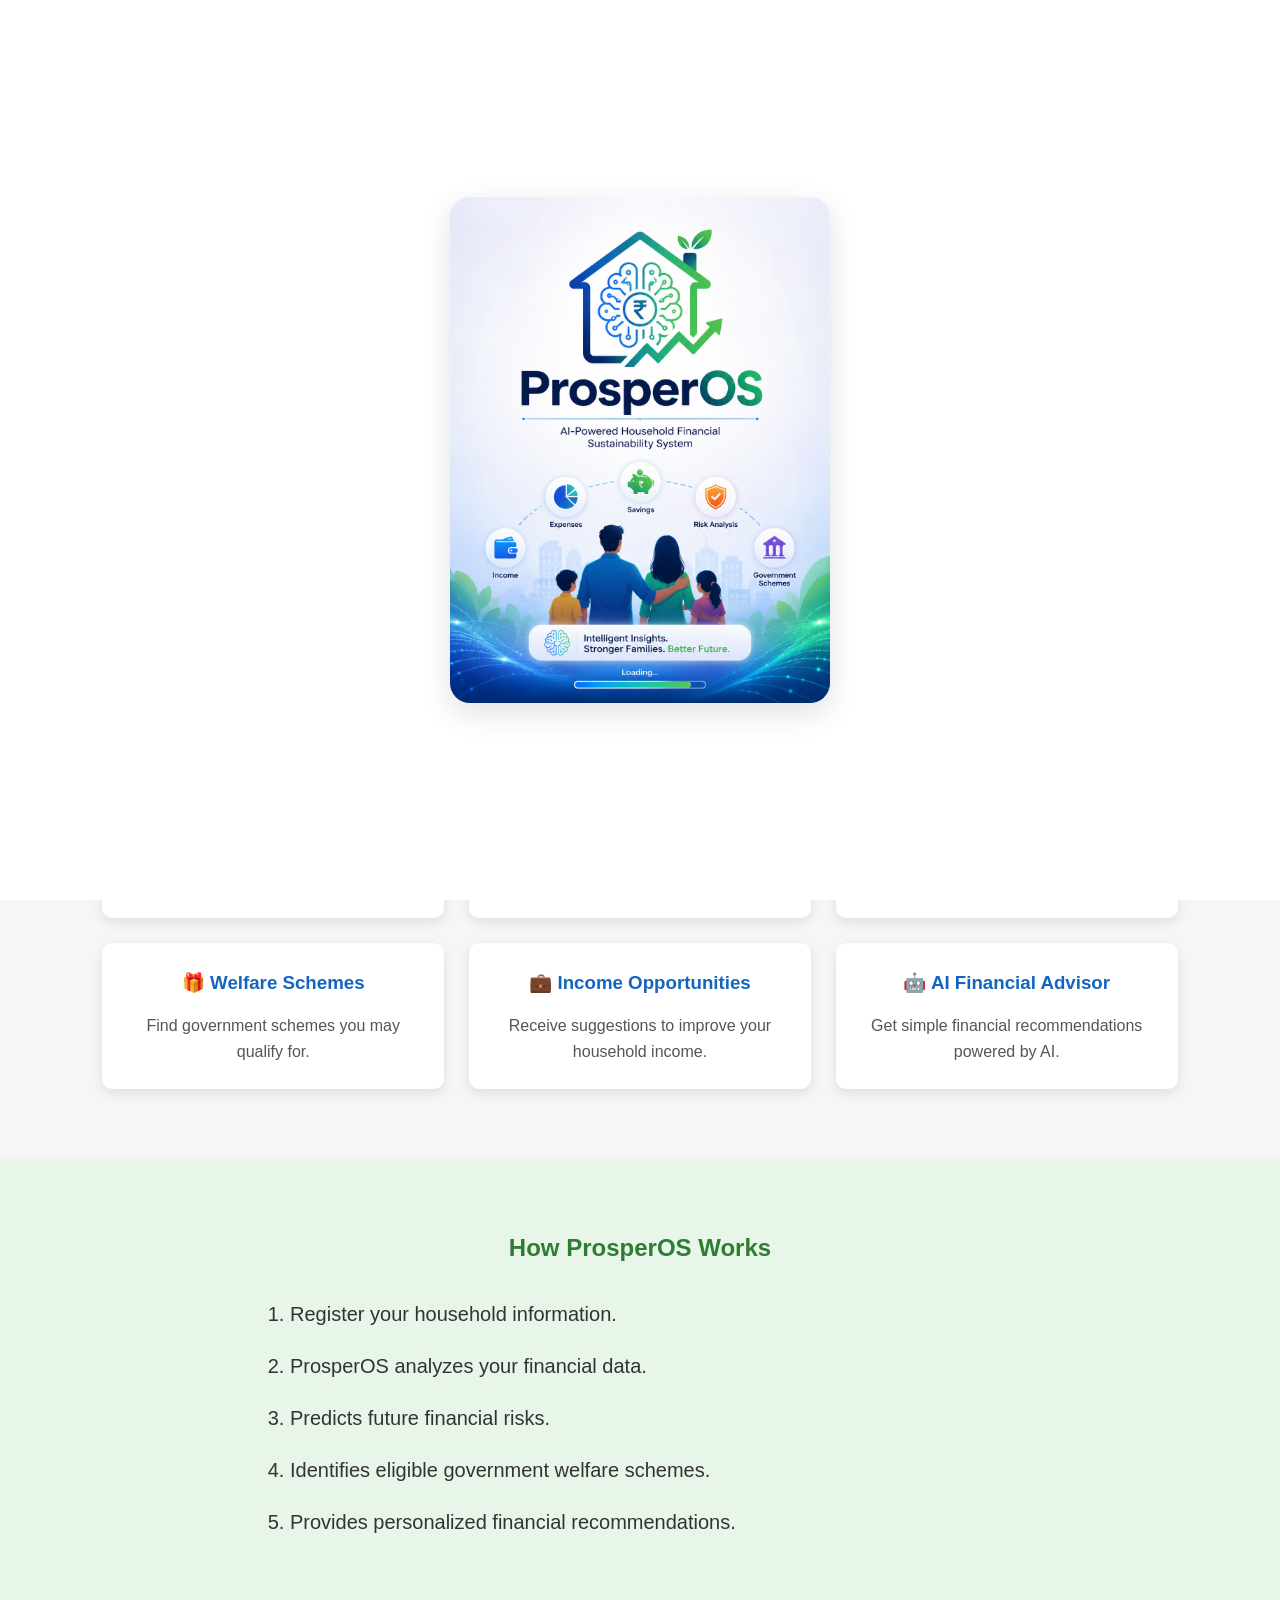
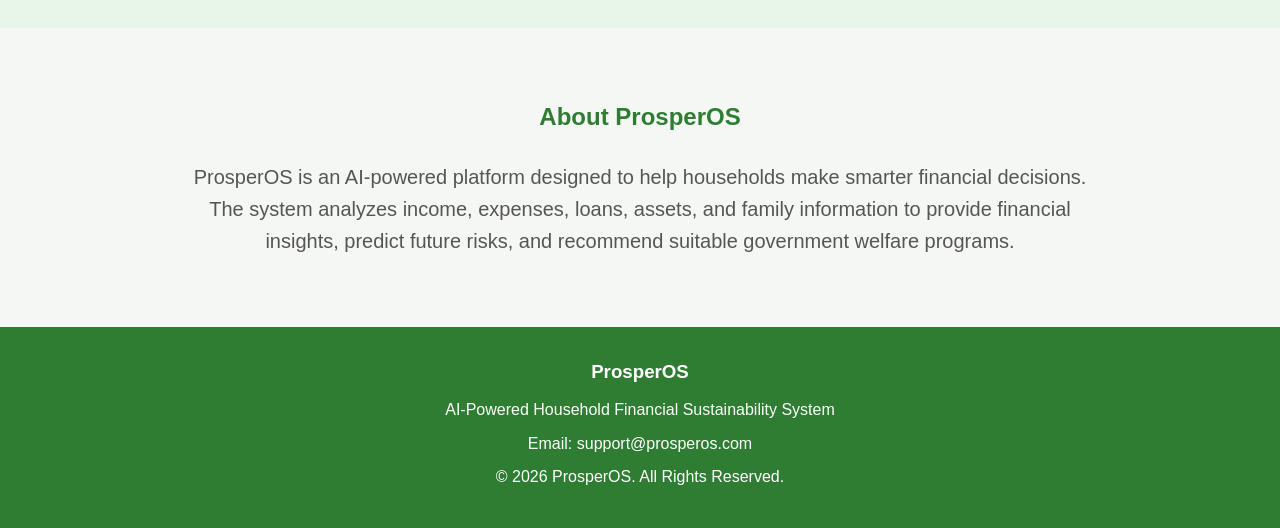
<file: frontend/index.html>
<!DOCTYPE html>
<html lang="en">

<head>
    <meta charset="UTF-8">
    <meta name="viewport" content="width=device-width, initial-scale=1.0">

    <title>ProsperOS | AI-Powered Household Financial Sustainability System</title>

    <meta name="description"
        content="ProsperOS helps low-income and middle-income households improve financial stability using Artificial Intelligence.">

    <link rel="stylesheet" href="css/style.css">
</head>

<body>
<!-- =========================================
     PROSPEROS SPLASH SCREEN
========================================= -->

<div id="splash-screen">

    <img
        src="images/prosperos-splash.png"
        alt="ProsperOS"
        class="splash-image"
    >

</div>
    <!-- ================= HEADER ================= -->

    <header>

        <nav class="navbar">

            <div class="logo">
                <h2>🏠 ProsperOS</h2>
            </div>

            <ul class="nav-links">

                <li><a href="#">Home</a></li>

                <li><a href="#features">Features</a></li>

                <li><a href="#how-it-works">How It Works</a></li>

                <li><a href="#about">About</a></li>

                <li><a href="#contact">Contact</a></li>

            </ul>

        </nav>

    </header>

    <!-- ================= MAIN ================= -->

    <main>

        <!-- Hero Section -->

        <section class="hero">

            <h1>
                AI-Powered Household Financial Sustainability System
            </h1>

            <p>

                ProsperOS helps low-income and middle-income households
                improve financial stability, predict future financial risks,
                discover government welfare schemes, and receive
                personalized financial guidance.

            </p>

            <div class="hero-buttons">

                <a href="registration.html">
                    <button class="primary-btn">
                        Register Household
                    </button>
                </a>

                <a href="#about">
                    <button class="secondary-btn">
                        Learn More
                    </button>
                </a>

            </div>

        </section>

        <!-- ================= FEATURES ================= -->

        <section id="features">

            <h2>Our Services</h2>

            <div class="feature-grid">

                <article class="feature-card">

                    <h3>👨‍👩‍👧 Household Profile</h3>

                    <p>
                        Create a complete financial profile of your household.
                    </p>

                </article>

                <article class="feature-card">

                    <h3>📊 Financial Health</h3>

                    <p>
                        Understand your current financial condition.
                    </p>

                </article>

                <article class="feature-card">

                    <h3>⚠ Risk Prediction</h3>

                    <p>
                        Predict possible financial problems before they happen.
                    </p>

                </article>

                <article class="feature-card">

                    <h3>🎁 Welfare Schemes</h3>

                    <p>
                        Find government schemes you may qualify for.
                    </p>

                </article>

                <article class="feature-card">

                    <h3>💼 Income Opportunities</h3>

                    <p>
                        Receive suggestions to improve your household income.
                    </p>

                </article>

                <article class="feature-card">

                    <h3>🤖 AI Financial Advisor</h3>

                    <p>
                        Get simple financial recommendations powered by AI.
                    </p>

                </article>

            </div>

        </section>

        <!-- ================= HOW IT WORKS ================= -->

        <section id="how-it-works">

            <h2>How ProsperOS Works</h2>

            <ol>

                <li>Register your household information.</li>

                <li>ProsperOS analyzes your financial data.</li>

                <li>Predicts future financial risks.</li>

                <li>Identifies eligible government welfare schemes.</li>

                <li>Provides personalized financial recommendations.</li>

            </ol>

        </section>

        <!-- ================= ABOUT ================= -->

        <section id="about">

            <h2>About ProsperOS</h2>

            <p>

                ProsperOS is an AI-powered platform designed to help
                households make smarter financial decisions. The system
                analyzes income, expenses, loans, assets, and family
                information to provide financial insights, predict future
                risks, and recommend suitable government welfare programs.

            </p>

        </section>

    </main>

    <!-- ================= FOOTER ================= -->

    <footer id="contact">

        <h3>ProsperOS</h3>

        <p>
            AI-Powered Household Financial Sustainability System
        </p>

        <p>
            Email: support@prosperos.com
        </p>

        <p>
            © 2026 ProsperOS. All Rights Reserved.
        </p>

    </footer>

    <script src="js/main.js"></script>
<script>

window.addEventListener("load", function () {

    setTimeout(function () {

        document.getElementById("splash-screen").remove();

    }, 2000);

});

</script>

</body>

</html>
</file>
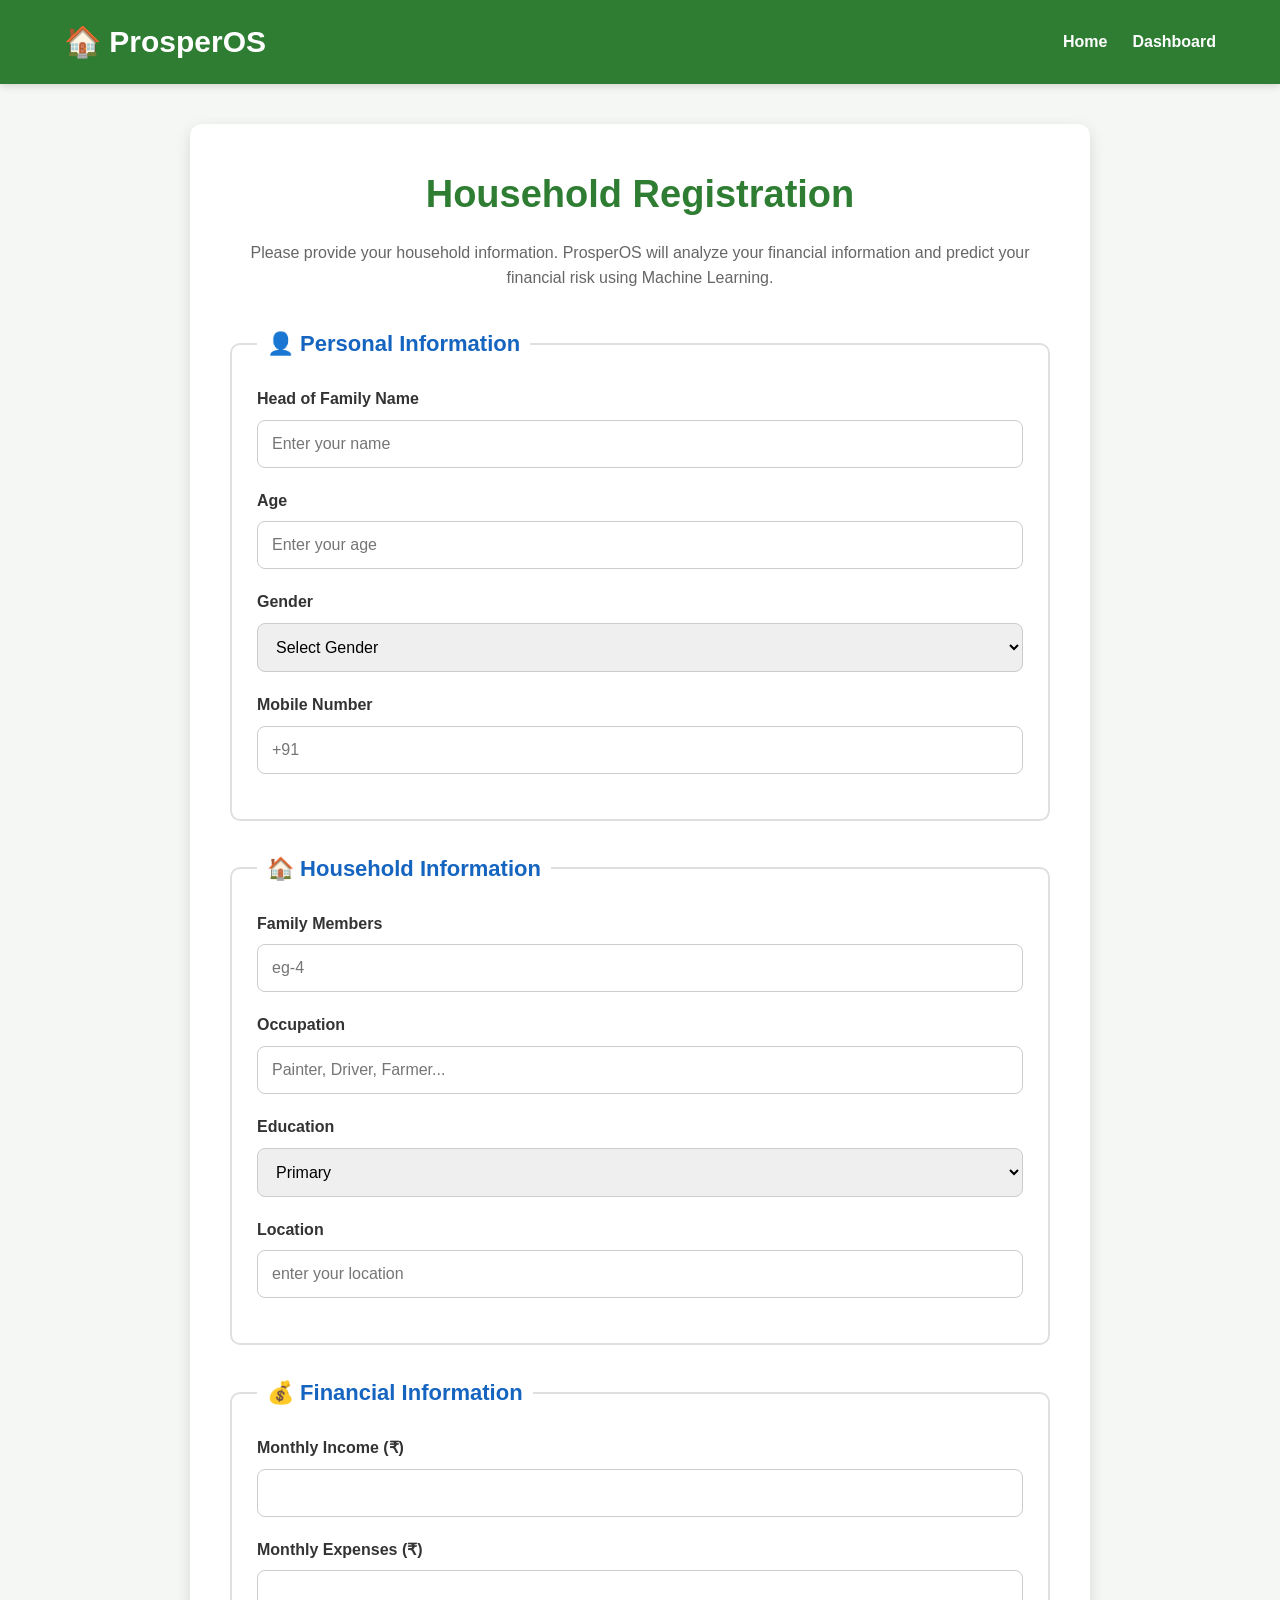
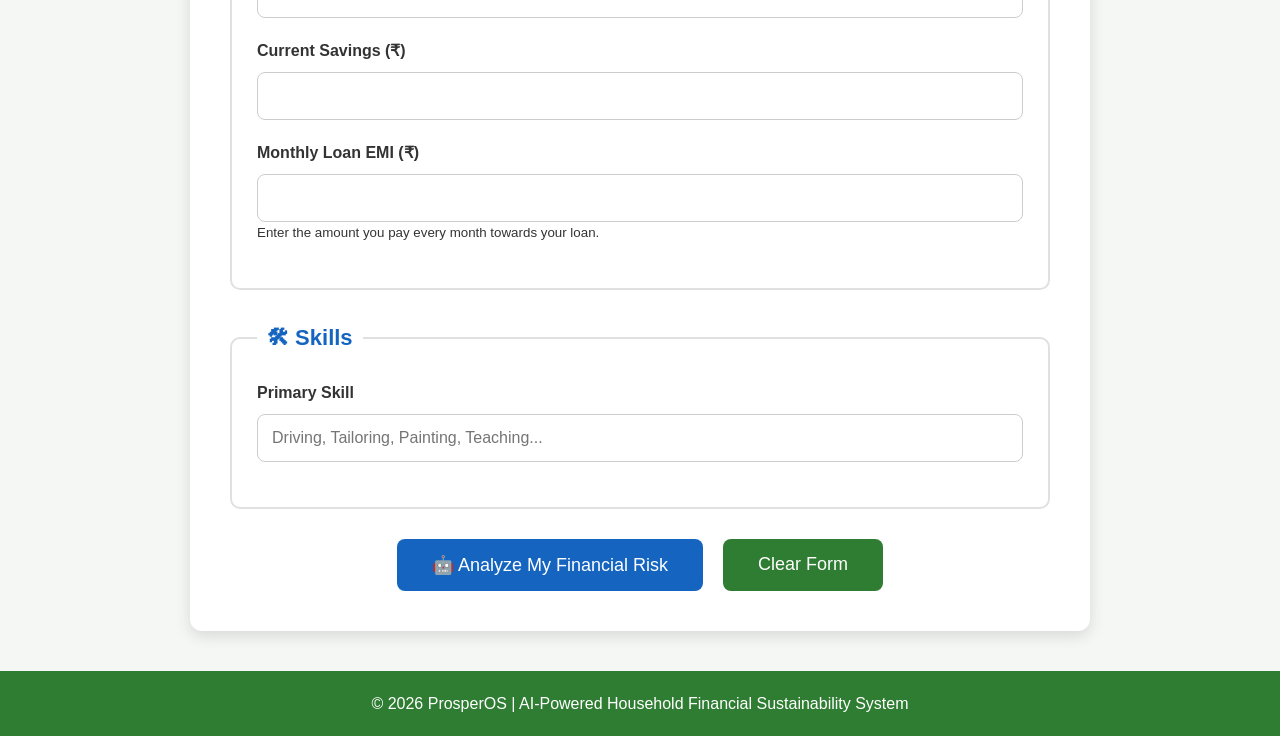
<file: frontend/registration.html>
<!DOCTYPE html>
<html lang="en">

<head>
    <meta charset="UTF-8">
    <meta name="viewport" content="width=device-width, initial-scale=1.0">

    <title>ProsperOS | Household Registration</title>

    <link rel="stylesheet" href="css/registration.css">
</head>

<body>

    <!-- ================= HEADER ================= -->

    <header>

        <nav class="navbar">

            <div class="logo">
                <h2>🏠 ProsperOS</h2>
            </div>

            <ul class="nav-links">

                <li>
                    <a href="index.html">Home</a>
                </li>

                <li>
                    <a href="dashboard.html">Dashboard</a>
                </li>

            </ul>

        </nav>

    </header>


    <!-- ================= MAIN ================= -->

    <main>

        <section class="registration">

            <h1>Household Registration</h1>

            <p>
                Please provide your household information.
                ProsperOS will analyze your financial information
                and predict your financial risk using Machine Learning.
            </p>


            <form id="registrationForm">


                <!-- ================= PERSONAL INFORMATION ================= -->

                <fieldset>

                    <legend>👤 Personal Information</legend>


                    <div class="form-group">

                        <label for="name">
                            Head of Family Name
                        </label>

                        <input
                            type="text"
                            id="name"
                            placeholder="Enter your name"
                            required>

                    </div>


                    <div class="form-group">

                        <label for="age">
                            Age
                        </label>

                        <input
                            type="number"
                            id="age"
                            placeholder="Enter your age"
                            min="18"
                            max="100"
                            required>

                    </div>


                    <div class="form-group">

                        <label for="gender">
                            Gender
                        </label>

                        <select id="gender" required>

                            <option value="">
                                Select Gender
                            </option>

                            <option value="male">
                                Male
                            </option>

                            <option value="female">
                                Female
                            </option>

                            <option value="other">
                                Other
                            </option>

                        </select>

                    </div>


                    <div class="form-group">

                        <label for="mobile">
                            Mobile Number
                        </label>

                        <input
                            type="tel"
                            id="mobile"
                            maxlength="10"
                            pattern="[0-9]{10}"
                            placeholder="+91"
                            required>

                    </div>

                </fieldset>



                <!-- ================= HOUSEHOLD INFORMATION ================= -->

                <fieldset>

                    <legend>🏠 Household Information</legend>


                    <div class="form-group">

                        <label for="members">
                            Family Members
                        </label>

                        <input
                            type="number"
                            id="members"
                            placeholder="eg-4"
                            min="1"
                            required>

                    </div>


                    <div class="form-group">

                        <label for="occupation">
                            Occupation
                        </label>

                        <input
                            type="text"
                            id="occupation"
                            placeholder="Painter, Driver, Farmer..."
                            required>

                    </div>


                    <div class="form-group">

                        <label for="education">
                            Education
                        </label>

                        <select id="education" required>

                            <option value="Primary">
                                Primary
                            </option>

                            <option value="High School">
                                High School
                            </option>

                            <option value="Intermediate">
                                Intermediate
                            </option>

                            <option value="Diploma">
                                Diploma
                            </option>

                            <option value="Graduate">
                                Graduate
                            </option>

                            <option value="Post Graduate">
                                Post Graduate
                            </option>

                        </select>

                    </div>


                    <div class="form-group">

                        <label for="location">
                            Location
                        </label>

                        <input
                            type="text"
                            id="location"

                            placeholder="enter your location"
                            required>

                    </div>

                </fieldset>



                <!-- ================= FINANCIAL INFORMATION ================= -->

                <fieldset>

                    <legend>💰 Financial Information</legend>


                    <div class="form-group">

                        <label for="income">
                            Monthly Income (₹)
                        </label>

                        <input
                            type="number"
                            id="income"
                            min="1"
                            placeholder=""
                            required>

                    </div>


                    <div class="form-group">

                        <label for="expenses">
                            Monthly Expenses (₹)
                        </label>

                        <input
                            type="number"
                            id="expenses"
                            min="0"
                            placeholder=""
                            required>

                    </div>


                    <div class="form-group">

                        <label for="savings">
                            Current Savings (₹)
                        </label>

                        <input
                            type="number"
                            id="savings"
                            min="0"
                            placeholder=""
                            required>

                    </div>


                    <!-- IMPORTANT: LOANS CHANGED TO EMI -->

                    <div class="form-group">

                        <label for="loan_emi">
                            Monthly Loan EMI (₹)
                        </label>

                        <input
                            type="number"
                            id="loan_emi"
                            min="0"
                            placeholder=""
                            required>

                        <small>
                            Enter the amount you pay every month
                            towards your loan.
                        </small>

                    </div>

                </fieldset>



                <!-- ================= SKILLS ================= -->

                <fieldset>

                    <legend>🛠 Skills</legend>


                    <div class="form-group">

                        <label for="skill">
                            Primary Skill
                        </label>

                        <input
                            type="text"
                            id="skill"
                            placeholder="Driving, Tailoring, Painting, Teaching..."
                            required>

                    </div>

                </fieldset>



                <!-- ================= BUTTONS ================= -->

                <div class="button-group">

                    <button
                        type="submit"
                        class="primary-btn">

                        🤖 Analyze My Financial Risk

                    </button>


                    <button
                        type="reset"
                        class="secondary-btn">

                        Clear Form

                    </button>

                </div>


            </form>

        </section>

    </main>



    <!-- ================= FOOTER ================= -->

    <footer>

        <p>
            © 2026 ProsperOS |
            AI-Powered Household Financial Sustainability System
        </p>

    </footer>



    <script src="js/registration.js"></script>

</body>

</html>
</file>
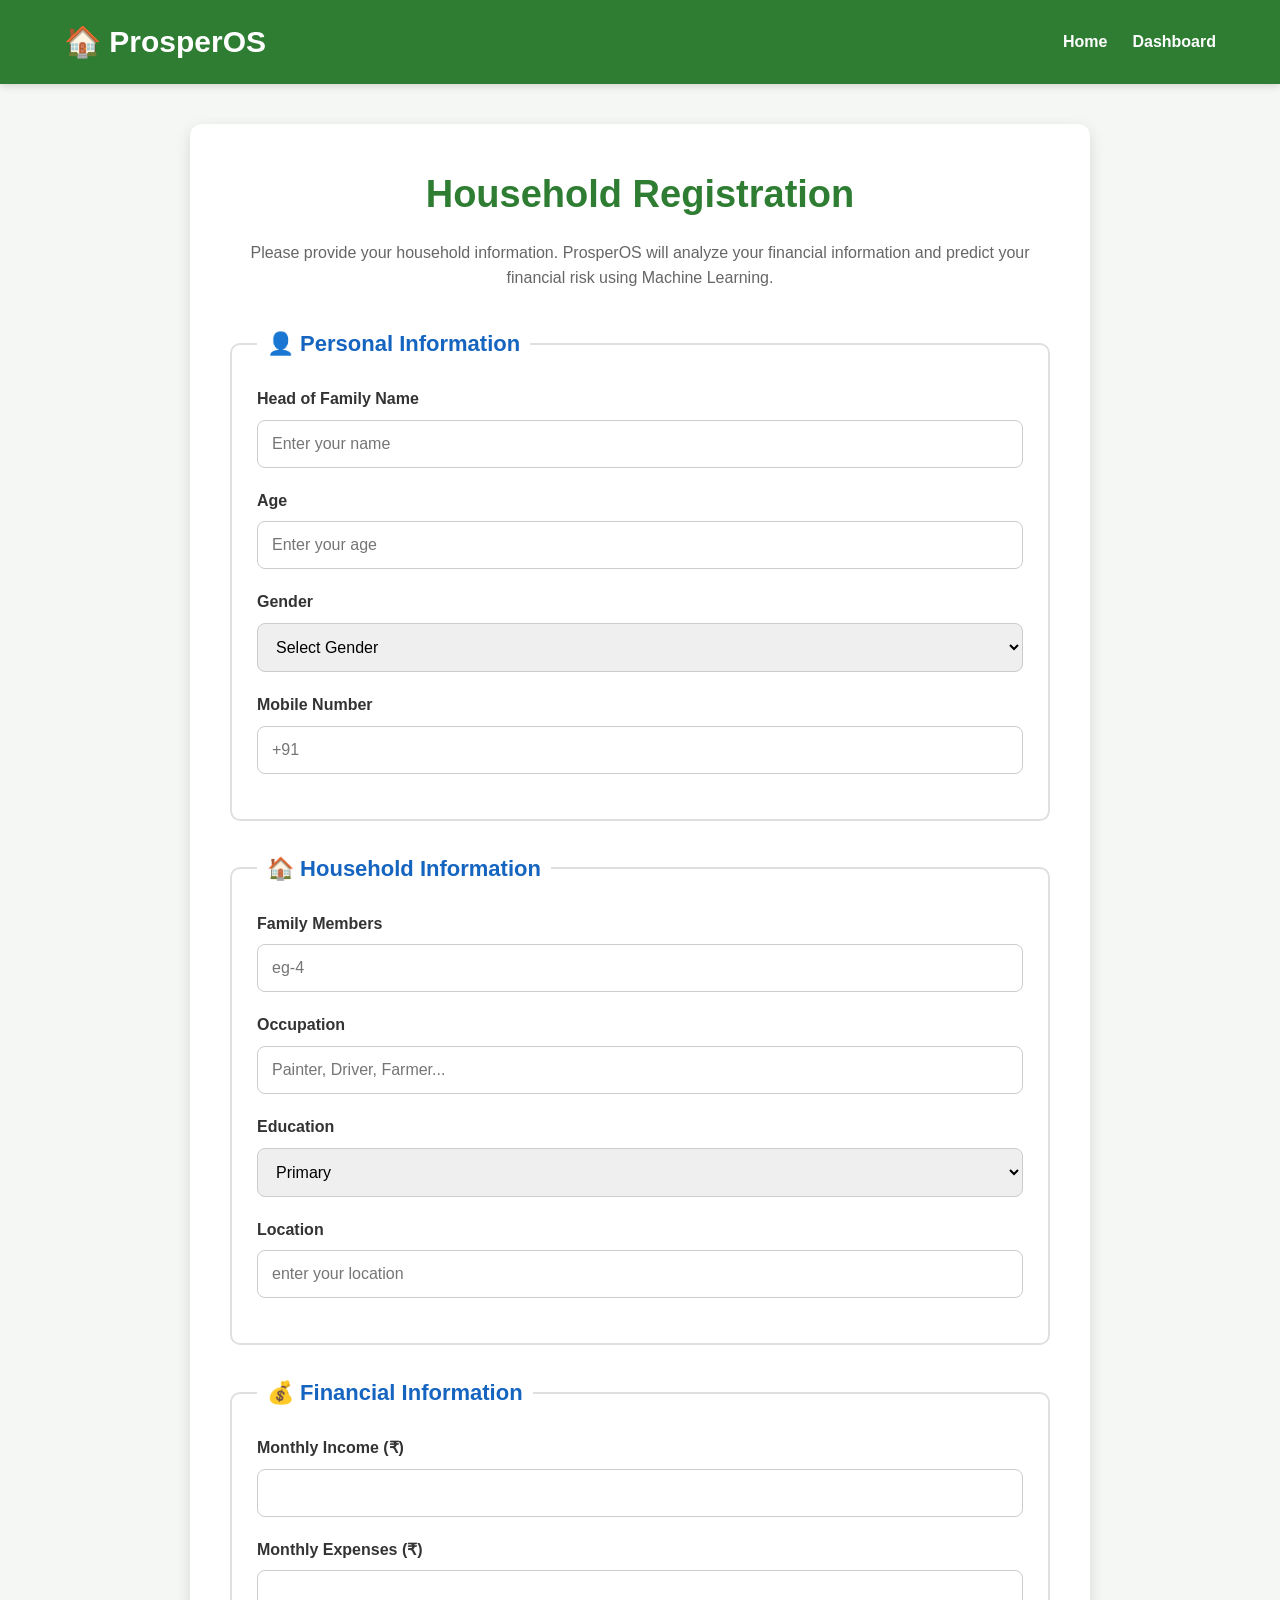
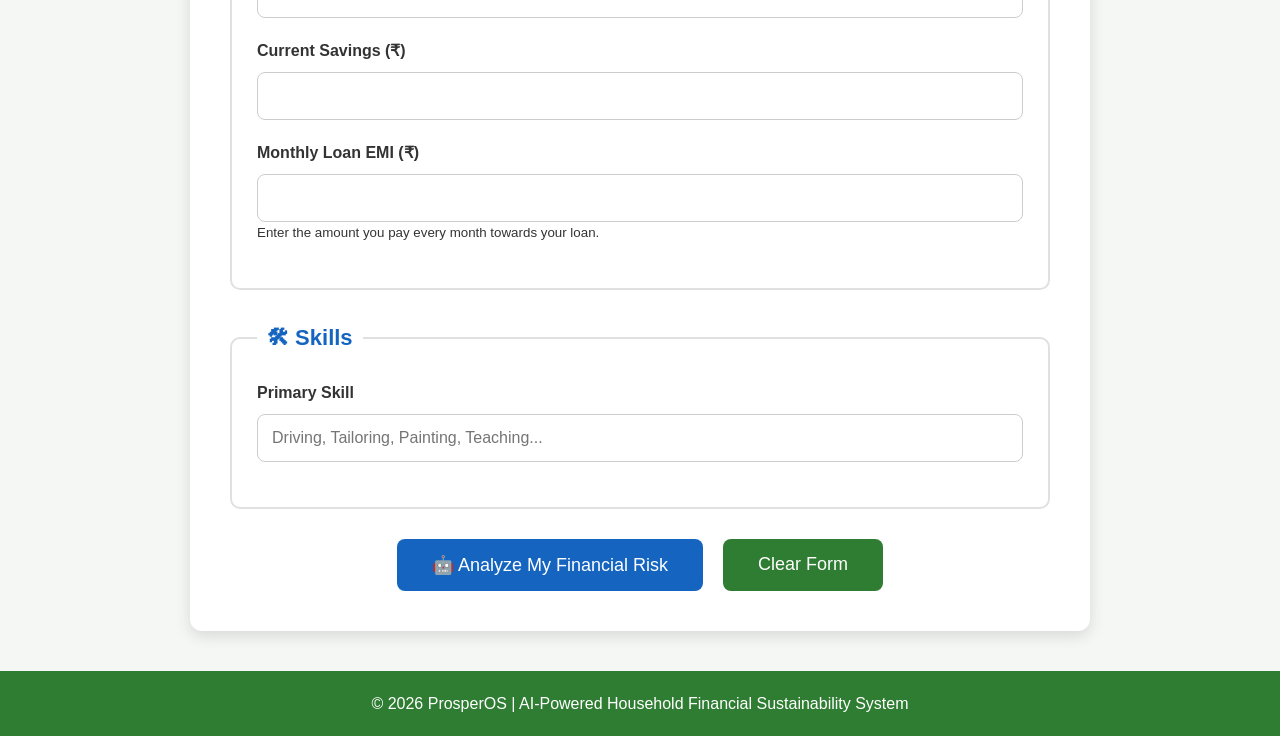
<file: frontend/report.html>
<!DOCTYPE html>
<html lang="en">

<head>

    <meta charset="UTF-8">

    <meta name="viewport" content="width=device-width, initial-scale=1.0">

    <title>ProsperOS | Financial Report</title>

    <link rel="stylesheet" href="css/report.css">

</head>

<body>

<header>

    <div class="container">

        <h1>📄 ProsperOS Financial Report</h1>

        <p>AI-Powered Household Financial Sustainability Report</p>

    </div>

</header>

<main class="container">

    <!-- Household Information -->

    <section class="card">

        <h2>🏠 Household Information</h2>

        <table>

            <tr>
                <td>Name</td>
                <td id="name"></td>
            </tr>

            <tr>
                <td>Age</td>
                <td id="age"></td>
            </tr>

            <tr>
                <td>Gender</td>
                <td id="gender"></td>
            </tr>

            <tr>
                <td>Mobile</td>
                <td id="mobile"></td>
            </tr>

            <tr>
                <td>Family Members</td>
                <td id="members"></td>
            </tr>

            <tr>
                <td>Occupation</td>
                <td id="occupation"></td>
            </tr>

            <tr>
                <td>Education</td>
                <td id="education"></td>
            </tr>

            <tr>
                <td>Location</td>
                <td id="location"></td>
            </tr>

        </table>

    </section>

    <!-- Financial Information -->

    <section class="card">

        <h2>💰 Financial Summary</h2>

        <table>

            <tr>
                <td>Monthly Income</td>
                <td id="income"></td>
            </tr>

            <tr>
                <td>Monthly Expenses</td>
                <td id="expenses"></td>
            </tr>

            <tr>
                <td>Current Savings</td>
                <td id="savings"></td>
            </tr>

            <tr>
                <td>Total Loans</td>
                <td id="loans"></td>
            </tr>

            <tr>
                <td>Total Assets</td>
                <td id="assets"></td>
            </tr>

            <tr>
                <td>Primary Skill</td>
                <td id="skill"></td>
            </tr>

        </table>

    </section>

    <!-- AI Analysis -->

    <section class="card">

        <h2>🤖 AI Financial Analysis</h2>

        <table>

            <tr>
                <td>Financial Health Score</td>
                <td id="healthScore"></td>
            </tr>

            <tr>
                <td>Risk Level</td>
                <td id="riskLevel"></td>
            </tr>

            <tr>
                <td>Monthly Savings</td>
                <td id="monthlySavings"></td>
            </tr>

        </table>

    </section>

    <!-- Recommendation -->

    <section class="card">

        <h2>💡 AI Recommendation</h2>

        <p id="recommendation"></p>

    </section>

    <!-- Future Goals -->

    <section class="card">

        <h2>🎯 Suggested Financial Goals</h2>

        <ul>

            <li>Create an emergency fund.</li>

            <li>Save at least 20% of your monthly income.</li>

            <li>Reduce unnecessary expenses.</li>

            <li>Repay high-interest loans first.</li>

            <li>Explore eligible government welfare schemes.</li>

            <li>Upgrade skills to increase income opportunities.</li>

        </ul>

    </section>

    <div class="buttons">

        <button onclick="window.print()">
            🖨 Print Report
        </button>

        <button onclick="window.location.href='dashboard.html'">
            ⬅ Back to Dashboard
        </button>

    </div>

</main>

<footer>

    <p>

        © 2026 ProsperOS | AI-Powered Household Financial Sustainability System

    </p>

</footer>

<script src="js/report.js"></script>

</body>

</html>
</file>
<file: frontend/css/style.css>
/* ==========================================
   ProsperOS - Global Styles
========================================== */

*{
    margin:0;
    padding:0;
    box-sizing:border-box;
}

html{
    scroll-behavior:smooth;
}

body{
    font-family:Arial, Helvetica, sans-serif;
    background:#f5f7f5;
    color:#333;
    line-height:1.6;
}

/* ==========================================
   Header
========================================== */

header{
    background:#655b24;
    color:white;
    position:sticky;
    top:0;
    z-index:100;
}

.navbar{

    width:90%;
    max-width:1200px;

    margin:auto;

    display:flex;

    justify-content:space-between;

    align-items:center;

    padding:18px 0;

}

.logo h2{

    font-size:30px;

}

.nav-links{

    list-style:none;

    display:flex;

    gap:30px;

}

.nav-links a{

    color:white;

    text-decoration:none;

    font-size:17px;

    font-weight:bold;

    transition:.3s;

}

.nav-links a:hover{

    color:#FFE082;

}

/* ==========================================
   Hero Section
========================================== */

.hero{

    text-align:center;

    padding:80px 20px;

    background:white;

}

.hero h1{

    font-size:48px;

    color:#2E7D32;

    margin-bottom:25px;

}

.hero p{

    max-width:850px;

    margin:auto;

    font-size:20px;

    margin-bottom:35px;

    color:#555;

}

.hero-buttons{

    display:flex;

    justify-content:center;

    gap:20px;

    flex-wrap:wrap;

}

.hero button{

    padding:15px 35px;

    border:none;

    border-radius:8px;

    cursor:pointer;

    font-size:18px;

    transition:.3s;

}

.primary-btn{

    background:#1565C0;

    color:white;

}

.primary-btn:hover{

    background:#0D47A1;

}

.secondary-btn{

    background:#2E7D32;

    color:white;

}

.secondary-btn:hover{

    background:#1B5E20;

}

/* ==========================================
   Features
========================================== */

#features{

    padding:70px 8%;

}

#features h2{

    text-align:center;

    color:#2E7D32;

    margin-bottom:40px;

    font-size:36px;

}

.feature-grid{

    display:grid;

    grid-template-columns:repeat(auto-fit,minmax(280px,1fr));

    gap:25px;

}

.feature-card{

    background:white;

    padding:25px;

    border-radius:10px;

    text-align:center;

    box-shadow:0 4px 12px rgba(0,0,0,.1);

    transition:.3s;

}

.feature-card:hover{

    transform:translateY(-5px);

}

.feature-card h3{

    color:#1565C0;

    margin-bottom:15px;

}

.feature-card p{

    color:#555;

}

/* ==========================================
   How It Works
========================================== */

#how-it-works{

    background:#E8F5E9;

    padding:70px 10%;

}

#how-it-works h2{

    text-align:center;

    color:#2E7D32;

    margin-bottom:30px;

}

#how-it-works ol{

    max-width:700px;

    margin:auto;

    font-size:20px;

}

#how-it-works li{

    margin-bottom:20px;

}

/* ==========================================
   About
========================================== */

#about{

    padding:70px 10%;

    text-align:center;

}

#about h2{

    color:#2E7D32;

    margin-bottom:25px;

}

#about p{

    max-width:900px;

    margin:auto;

    font-size:20px;

    color:#555;

}

/* ==========================================
   Footer
========================================== */

footer{

    background:#2E7D32;

    color:white;

    text-align:center;

    padding:30px 20px;

}

footer h3{

    margin-bottom:10px;

}

footer p{

    margin:8px 0;

}

/* ==========================================
   Responsive Design
========================================== */

@media(max-width:768px){

.navbar{

    flex-direction:column;

    gap:20px;

}

.nav-links{

    flex-direction:column;

    align-items:center;

    gap:15px;

}

.hero h1{

    font-size:34px;

}

.hero p{

    font-size:18px;

}

.hero-buttons{

    flex-direction:column;

}

.hero button{

    width:100%;

}

#how-it-works ol{

    font-size:18px;

}

}
/* =========================================
   PROSPEROS SPLASH SCREEN
========================================= */

#splash-screen {
    position: fixed;

    top: 0;
    left: 0;

    width: 100%;
    height: 100vh;

    background: white;

    display: flex;
    justify-content: center;
    align-items: center;

    z-index: 99999;
}


/* Splash Image */

.splash-image {
    width: 380px;
    max-width: 80%;

    height: auto;

    display: block;

    border-radius: 20px;

    box-shadow: 0 10px 30px rgba(0,0,0,0.12);
}
</file>
<file: frontend/css/registration.css>
/* ==========================================
   ProsperOS - Registration Page
========================================== */

/* Reset */

*{
    margin:0;
    padding:0;
    box-sizing:border-box;
}

/* Body */

body{
    font-family:Arial, Helvetica, sans-serif;
    background:#f4f7f4;
    color:#333;
    line-height:1.6;
}

/* ==========================================
   Header
========================================== */

header{
    background:#2E7D32;
    color:white;
    box-shadow:0 2px 8px rgba(0,0,0,0.15);
}

.navbar{

    width:90%;
    max-width:1200px;

    margin:auto;

    display:flex;

    justify-content:space-between;

    align-items:center;

    padding:18px 0;

}

.logo h2{

    font-size:30px;

}

.nav-links{

    list-style:none;

    display:flex;

    gap:25px;

}

.nav-links a{

    color:white;

    text-decoration:none;

    font-weight:bold;

    transition:.3s;

}

.nav-links a:hover{

    color:#FFE082;

}

/* ==========================================
   Registration Section
========================================== */

.registration{

    width:90%;
    max-width:900px;

    margin:40px auto;

    background:white;

    padding:40px;

    border-radius:12px;

    box-shadow:0 5px 15px rgba(0,0,0,.12);

}

.registration h1{

    text-align:center;

    color:#2E7D32;

    margin-bottom:15px;

    font-size:38px;

}

.registration p{

    text-align:center;

    color:#666;

    margin-bottom:35px;

}

/* ==========================================
   Fieldsets
========================================== */

fieldset{

    border:2px solid #E0E0E0;

    border-radius:10px;

    padding:25px;

    margin-bottom:30px;

}

legend{

    color:#1565C0;

    font-size:22px;

    font-weight:bold;

    padding:0 10px;

}

/* ==========================================
   Form Layout
========================================== */

.form-group{

    display:flex;

    flex-direction:column;

    margin-bottom:20px;

}

label{

    margin-bottom:8px;

    font-weight:bold;

    color:#333;

}

input,
select{

    padding:14px;

    border:1px solid #CCCCCC;

    border-radius:8px;

    font-size:16px;

    outline:none;

    transition:.3s;

}

input:focus,
select:focus{

    border-color:#1565C0;

    box-shadow:0 0 6px rgba(21,101,192,.3);

}

/* ==========================================
   Buttons
========================================== */

.button-group{

    display:flex;

    justify-content:center;

    gap:20px;

    flex-wrap:wrap;

    margin-top:20px;

}

.primary-btn{

    background:#1565C0;

    color:white;

    border:none;

    padding:15px 35px;

    font-size:18px;

    border-radius:8px;

    cursor:pointer;

    transition:.3s;

}

.primary-btn:hover{

    background:#0D47A1;

}

.secondary-btn{

    background:#2E7D32;

    color:white;

    border:none;

    padding:15px 35px;

    font-size:18px;

    border-radius:8px;

    cursor:pointer;

    transition:.3s;

}

.secondary-btn:hover{

    background:#1B5E20;

}

/* ==========================================
   Footer
========================================== */

footer{

    background:#2E7D32;

    color:white;

    text-align:center;

    padding:20px;

    margin-top:40px;

}

/* ==========================================
   Responsive Design
========================================== */

@media(max-width:768px){

.navbar{

    flex-direction:column;

    gap:15px;

}

.nav-links{

    flex-direction:column;

    align-items:center;

}

.registration{

    padding:25px;

}

.registration h1{

    font-size:30px;

}

.button-group{

    flex-direction:column;

}

.primary-btn,
.secondary-btn{

    width:100%;

}

}
</file>
<file: frontend/css/report.css>
/* ==========================================
   ProsperOS Report CSS
========================================== */

*{
    margin:0;
    padding:0;
    box-sizing:border-box;
}

body{

    font-family:Arial, Helvetica, sans-serif;
    background:#f4f6f9;
    color:#333;
    line-height:1.6;

}

.container{

    width:90%;
    max-width:1100px;
    margin:auto;

}

/* ==========================================
   Header
========================================== */

header{

    background:#2E7D32;
    color:white;
    text-align:center;
    padding:30px 20px;
    margin-bottom:30px;
    box-shadow:0 2px 10px rgba(0,0,0,.15);

}

header h1{

    font-size:36px;
    margin-bottom:10px;

}

header p{

    font-size:18px;

}

/* ==========================================
   Cards
========================================== */

.card{

    background:white;
    padding:25px;
    margin-bottom:25px;
    border-radius:10px;
    box-shadow:0 4px 10px rgba(0,0,0,.1);

}

.card h2{

    color:#2E7D32;
    margin-bottom:20px;
    border-bottom:2px solid #2E7D32;
    padding-bottom:8px;

}

/* ==========================================
   Table
========================================== */

table{

    width:100%;
    border-collapse:collapse;

}

td{

    padding:14px;
    border-bottom:1px solid #ddd;

}

td:first-child{

    width:40%;
    font-weight:bold;
    color:#444;

}

/* ==========================================
   Recommendation
========================================== */

#recommendation{

    font-size:18px;
    color:#444;
    line-height:1.8;

}

/* ==========================================
   Goals
========================================== */

ul{

    padding-left:25px;

}

ul li{

    margin-bottom:10px;

}

/* ==========================================
   Buttons
========================================== */

.buttons{

    display:flex;
    justify-content:center;
    gap:20px;
    margin:40px 0;
    flex-wrap:wrap;

}

.buttons button{

    background:#1565C0;
    color:white;
    border:none;
    padding:15px 35px;
    border-radius:8px;
    cursor:pointer;
    font-size:18px;
    transition:.3s;

}

.buttons button:hover{

    background:#0D47A1;

}

/* ==========================================
   Footer
========================================== */

footer{

    background:#2E7D32;
    color:white;
    text-align:center;
    padding:20px;
    margin-top:30px;

}

/* ==========================================
   Print
========================================== */

@media print{

header,
footer,
.buttons{

    display:none;

}

body{

    background:white;

}

.card{

    box-shadow:none;
    border:1px solid #ccc;

}

}

/* ==========================================
   Responsive
========================================== */

@media(max-width:768px){

header h1{

    font-size:28px;

}

table{

    display:block;
    overflow-x:auto;

}

.buttons{

    flex-direction:column;

}

.buttons button{

    width:100%;

}

}
</file>
